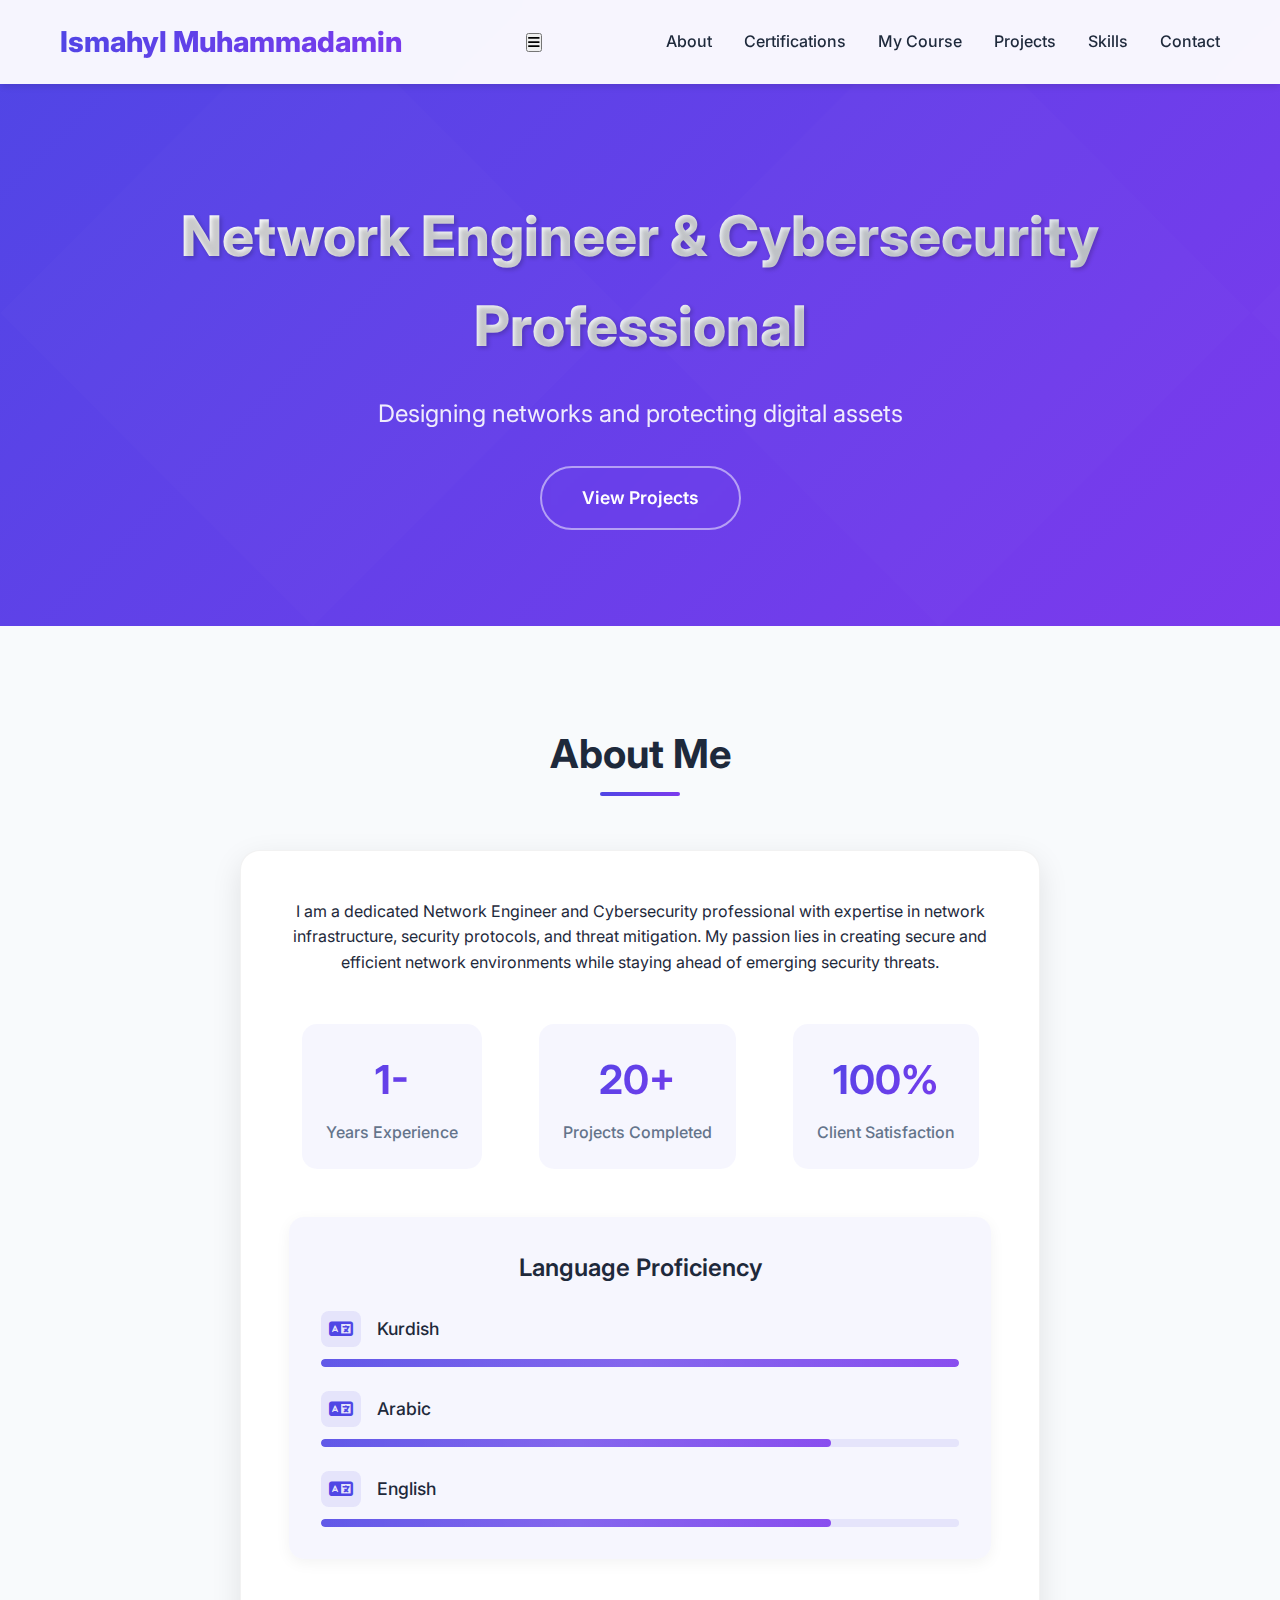
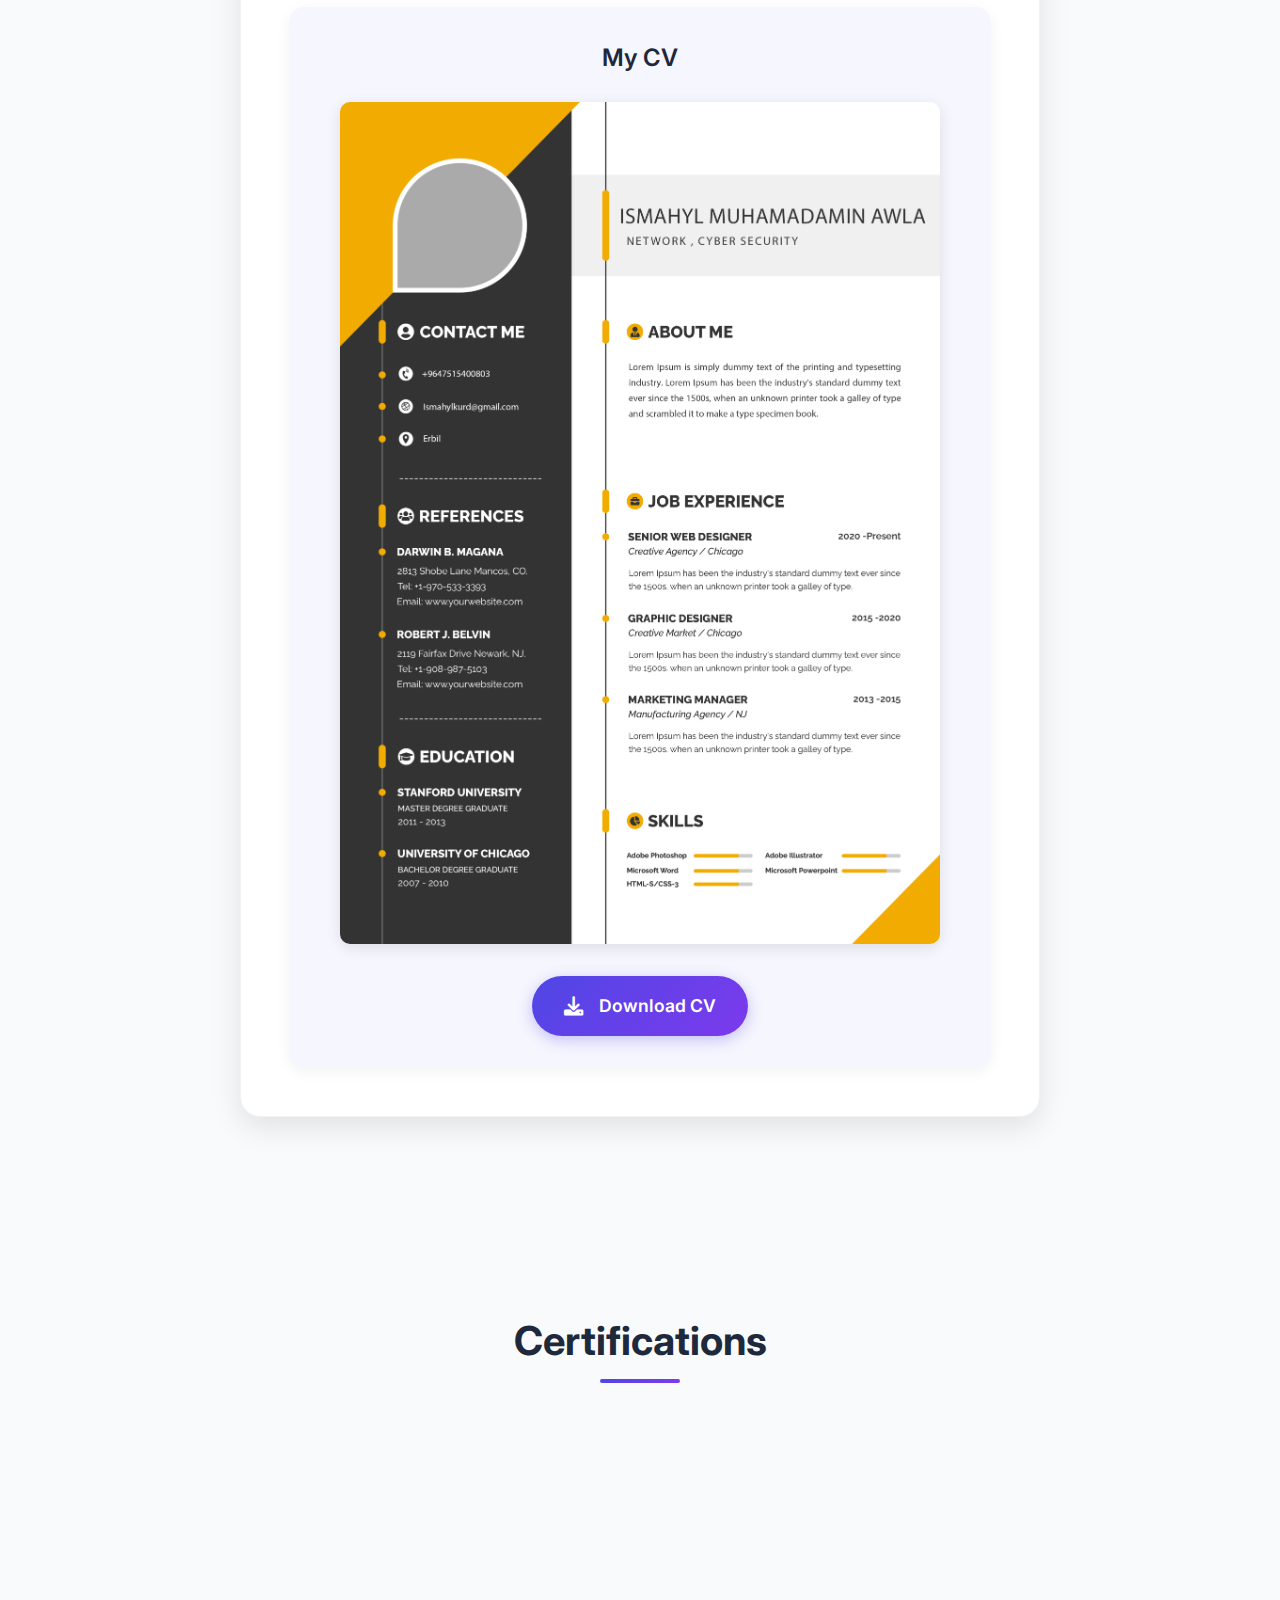
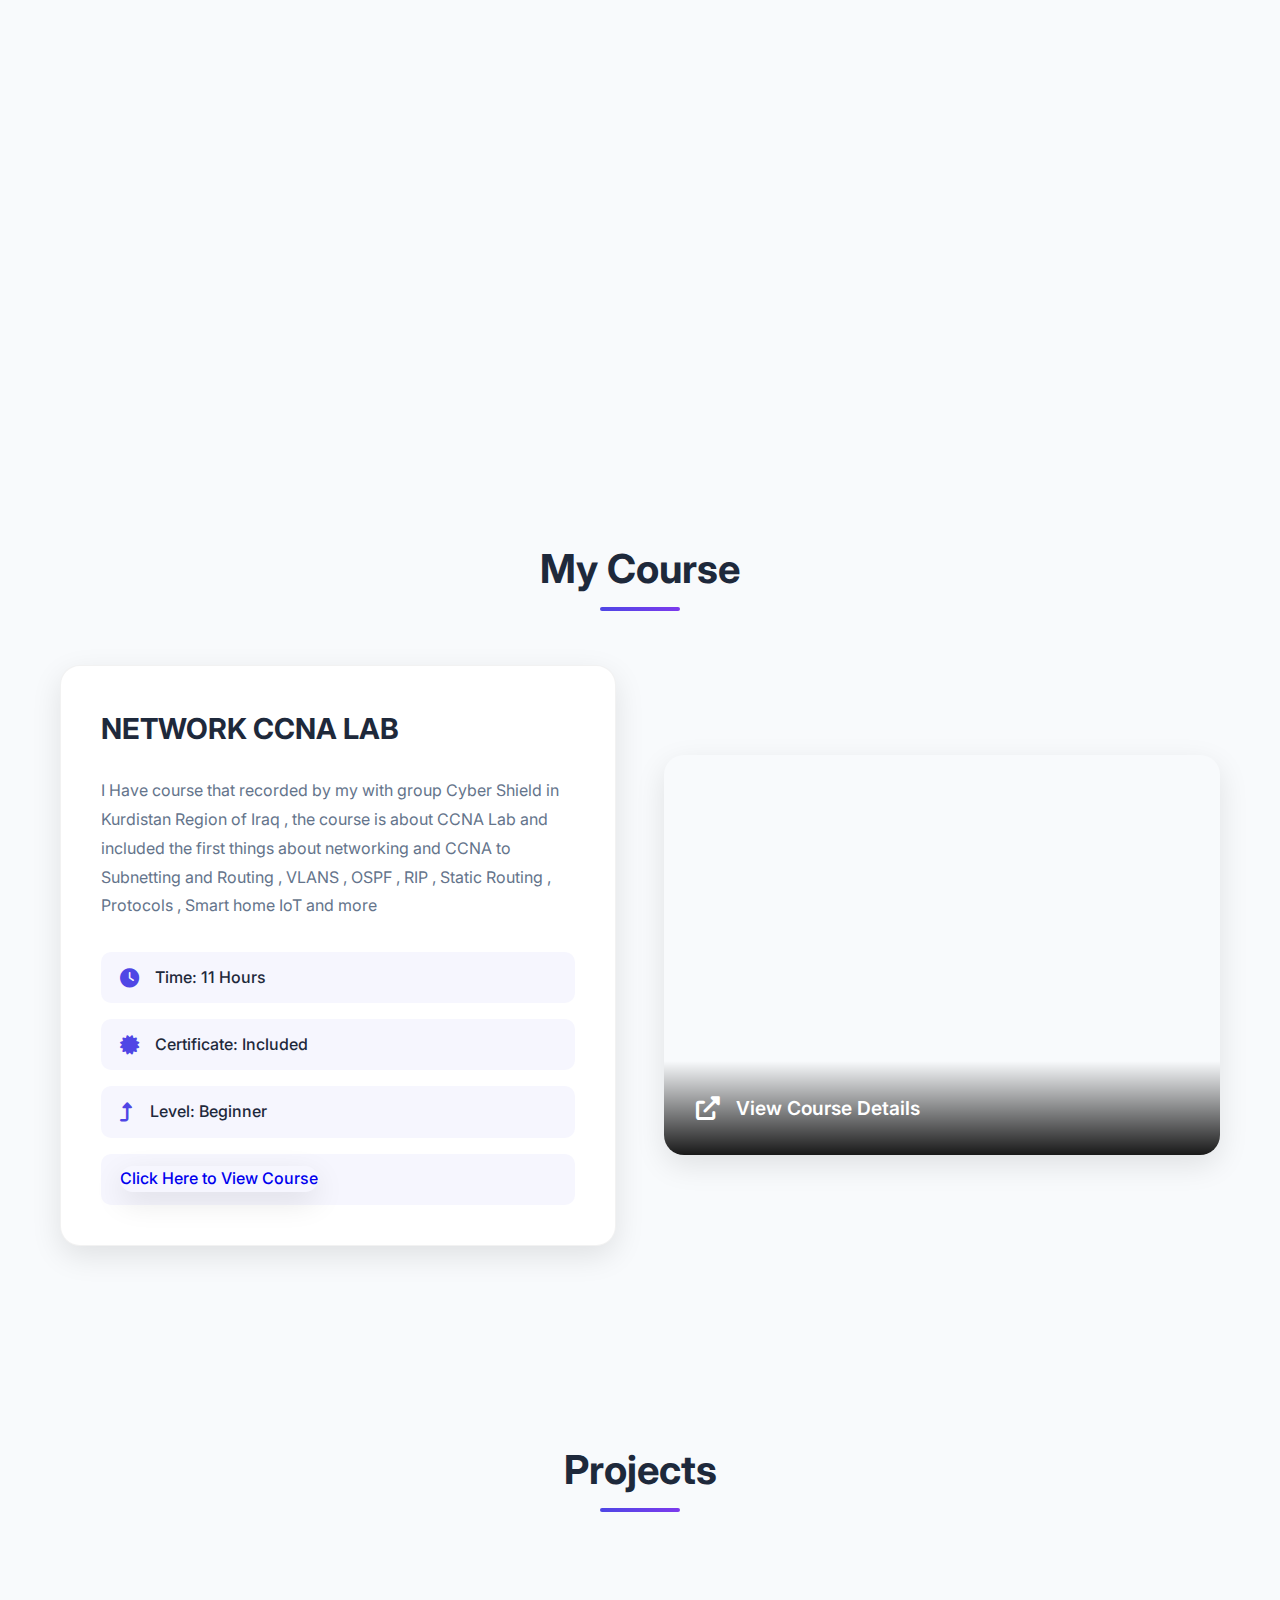
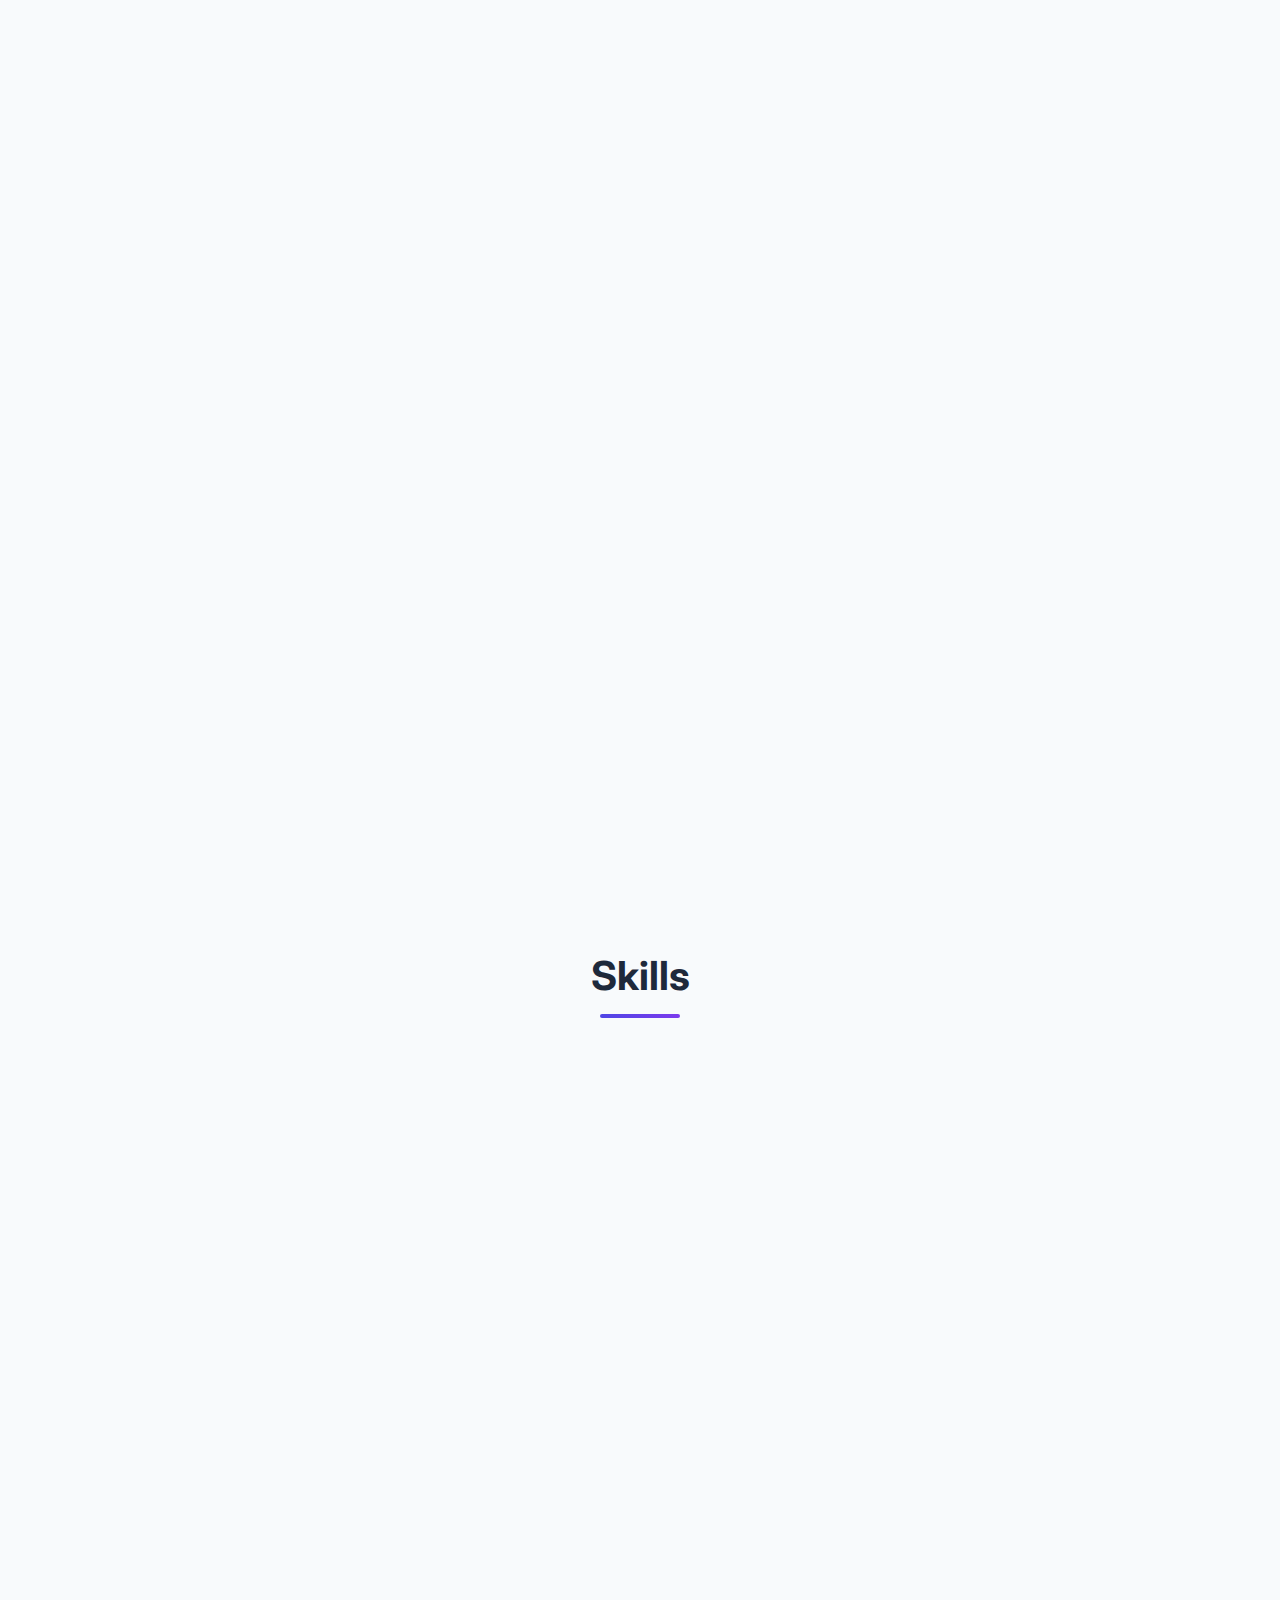
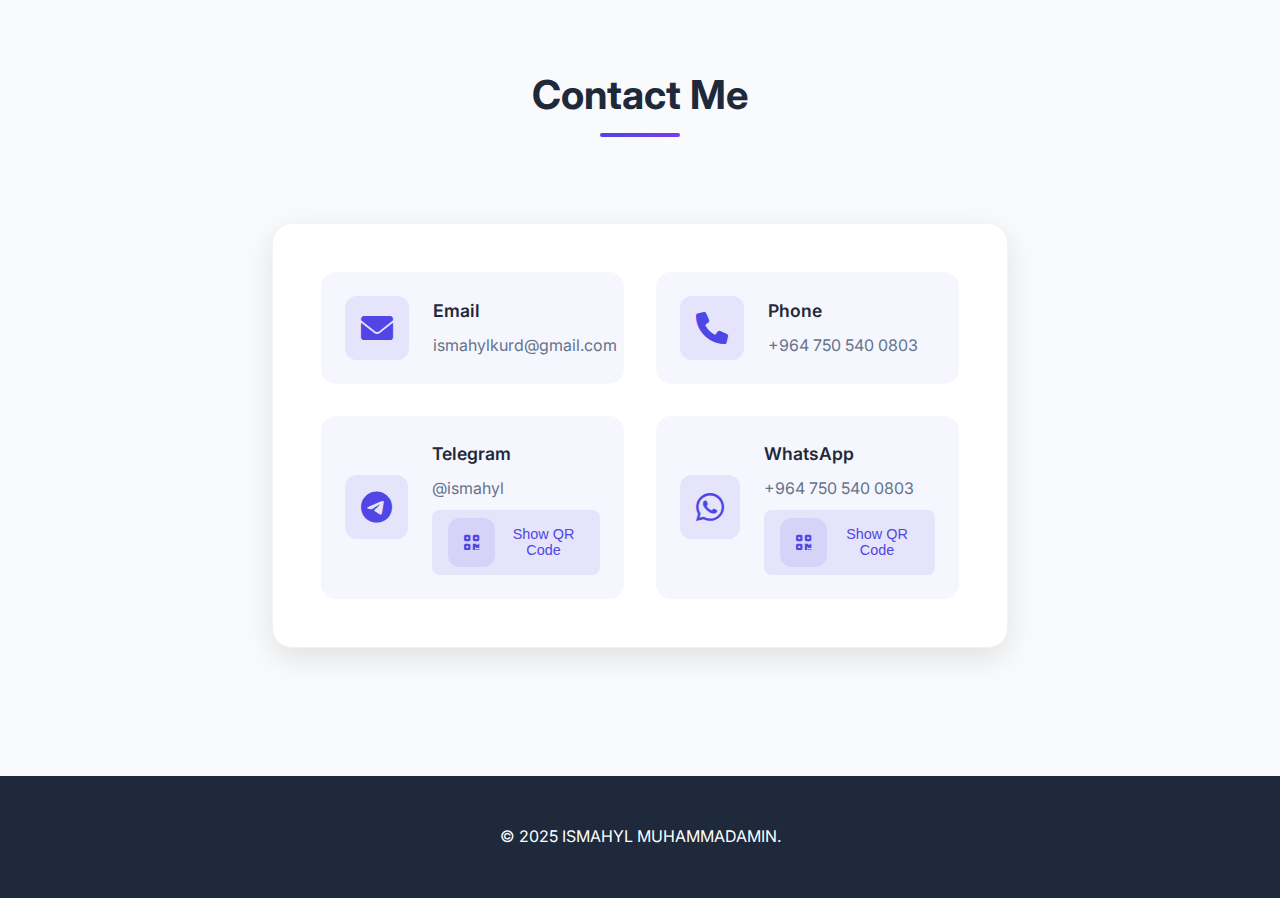
<file: index.html>
<!DOCTYPE html>
<html lang="en">
<head>
    <meta charset="UTF-8">
    <meta name="viewport" content="width=device-width, initial-scale=1.0">
    <title>Network Engineer & Cybersecurity</title>
    <link rel="stylesheet" href="styles.css">
    <link rel="stylesheet" href="https://cdnjs.cloudflare.com/ajax/libs/font-awesome/6.0.0/css/all.min.css">
    <link href="https://fonts.googleapis.com/css2?family=Inter:wght@400;500;600;700;800&display=swap" rel="stylesheet">
</head>
<body>
    <!-- Navigation -->
    <nav>
        <div class="container">
            <h1>Ismahyl Muhammadamin</h1>
            <ul>
                <li><a href="#about">About</a></li>
                <li><a href="#certifications">Certifications</a></li>
                <li><a href="#course">My Course</a></li>
                <li><a href="#projects">Projects</a></li>
                <li><a href="#skills">Skills</a></li>
                <li><a href="#contact">Contact</a></li>
            </ul>
        </div>
    </nav>

    <!-- Hero Section -->
    <section id="hero">
        <div class="container">
            <h1>Network Engineer & Cybersecurity Professional</h1>
            <p>Designing networks and protecting digital assets</p>
            <div class="hero-buttons">
                <a href="#projects" class="btn btn-secondary">View Projects</a>
            </div>
        </div>
    </section>

    <!-- About Section -->
    <section id="about">
        <div class="container">
            <h2>About Me</h2>
            <div class="about-content">
                <div class="about-text">
                    <p>I am a dedicated Network Engineer and Cybersecurity professional with expertise in network infrastructure, security protocols, and threat mitigation. My passion lies in creating secure and efficient network environments while staying ahead of emerging security threats.</p>
                    <div class="about-stats">
                        <div class="stat-item">
                            <span class="stat-number">1-</span>
                            <span class="stat-label">Years Experience</span>
                        </div>
                        <div class="stat-item">
                            <span class="stat-number">20+</span>
                            <span class="stat-label">Projects Completed</span>
                        </div>
                        <div class="stat-item">
                            <span class="stat-number">100%</span>
                            <span class="stat-label">Client Satisfaction</span>
                        </div>
                    </div>
                    <div class="language-skills">
                        <h3>Language Proficiency</h3>
                        <div class="language-grid">
                            <div class="language-item">
                                <div class="language-info">
                                    <i class="fas fa-language"></i>
                                    <span>Kurdish</span>
                                </div>
                                <div class="progress-bar">
                                    <div class="progress" style="width: 100%"></div>
                                    <span class="percentage">100%</span>
                                </div>
                            </div>
                            <div class="language-item">
                                <div class="language-info">
                                    <i class="fas fa-language"></i>
                                    <span>Arabic</span>
                                </div>
                                <div class="progress-bar">
                                    <div class="progress" style="width: 80%"></div>
                                    <span class="percentage">80%</span>
                                </div>
                            </div>
                            <div class="language-item">
                                <div class="language-info">
                                    <i class="fas fa-language"></i>
                                    <span>English</span>
                                </div>
                                <div class="progress-bar">
                                    <div class="progress" style="width: 80%"></div>
                                    <span class="percentage">80%</span>
                                </div>
                            </div>
                        </div>
                    </div>

                    <div class="cv-section">
                        <h3>My CV</h3>
                        <div class="cv-container">
                            <img src="CV.png" alt="My CV" class="cv-image">
                            <a href="CV.png" download class="download-btn">
                                <i class="fas fa-download"></i>
                                Download CV
                            </a>
                        </div>
                    </div>
                </div>
            </div>
        </div>
    </section>

    <!-- Certifications Section -->
    <section id="certifications">
        <div class="container">
            <h2>Certifications</h2>
            <div class="cert-grid">
                <div class="cert-card">
                    <i class="fas fa-graduation-cap"></i>
                    <h3>Information System Engineering</h3>
                    <p>Erbil Polytechnic University</p>
                    <span class="cert-date">Graduate</span>
                    <div class="cert-details">
                        <p>Department of Information System Engineering</p>
                    </div>
                </div>
                <div class="cert-card">
                    <i class="fas fa-briefcase"></i>
                    <h3>Fastlink Internship</h3>
                    <p>2 Months Professional Training</p>
                    <span class="cert-date">2024</span>
                    <div class="cert-details">

                    <p>Internship Certificate - Cybersecurity Department in Fastlink</p>
                    <a href="esss.pdf" class="cert-link" target="_blank">
                        <i class="fas fa-file-pdf"></i>
                        View Certificate
                    </a>
                </div>
            </div>
            <div class="cert-card">
                    <i class="fas fa-certificate"></i>
                    <h3>IEEE Institute</h3>
                    <p>Knowledge University</p>
                    <span class="cert-date">2025</span>
                    <div class="cert-details">
                        <p>Participation Certificate - Peshangay Dahenan for Engineering Projects</p>
                        <a href="cert_6.pdf" class="cert-link" target="_blank">
                            <i class="fas fa-file-pdf"></i>
                            View Certificate
                        </a>
                    </div>
                </div>
            </div>
        </div>
    </section>

    <section id="course">
        <div class="container">
            <h2>My Course</h2>
            <div class="course-content">
                <div class="course-description">
                    <h3>NETWORK CCNA LAB</h3>
                    <p>I Have course that recorded by my with group Cyber Shield in Kurdistan Region of Iraq , the course is about CCNA Lab and included the first things about networking and CCNA to Subnetting and Routing , VLANS , OSPF , RIP , Static Routing , Protocols , Smart home IoT and more</p>
                    <div class="course-details">
                        <div class="detail-item">
                            <i class="fas fa-clock"></i>
                            <span>Time: 11 Hours</span>
                        </div>
                        <div class="detail-item">
                            <i class="fas fa-certificate"></i>
                            <span>Certificate: Included</span>
                        </div>
                        <div class="detail-item">
                            <i class="fas fa-level-up-alt"></i>
                            <span>Level: Beginner</span>
                        </div>
                        <div class="detail-item">
                            <span><a href="https://www.cybershield.krd/Courses/Course/14" target="_blank" class="course-card">Click Here to View Course</a></span>
                        </div>
                    </div>
                </div>
                <div class="course-link">
                    <a href="https://www.cybershield.krd/Courses/Course/14" target="_blank" class="course-card">
                        <div class="course-image">
                            <img src="eesss.jpg" alt="CCNA Network Course" loading="lazy">
                        </div>
                        <div class="course-overlay">
                            <i class="fas fa-external-link-alt"></i>
                            <span>View Course Details</span>
                        </div>
                    </a>
                </div>
            </div>
        </div>
    </section>

    <!-- Projects Section -->
    <section id="projects">
        <div class="container">
            <h2>Projects</h2>
            <div class="project-grid">
                <div class="project-card">
                    <div class="project-icon">
                        <i class="fas fa-network-wired"></i>
                    </div>
                    <h3>Network Infrastructure Design</h3>
                    <p>Designed and implemented a secure enterprise network infrastructure</p>
                    <div class="project-tags">
                        <span>Cisco</span>
                        <span>Firewall</span>
                        <span>VPN</span>
                    </div>
                    <a href="project-network.html" class="project-link">
                        <i class="fas fa-arrow-right"></i>
                        View Project Details
                    </a>
                </div>
                <div class="project-card">
                    <div class="project-icon">
                        <i class="fas fa-broadcast-tower"></i>
                    </div>
                    <h3>Communication Network Design</h3>
                    <p>Implemented advanced routing and switching for efficient communication</p>
                    <div class="project-tags">
                        <span>Cisco</span>
                        <span>Routing</span>
                        <span>Switching</span>
                    </div>
                    <a href="project-communication.html" class="project-link">
                        <i class="fas fa-arrow-right"></i>
                        View Project Details
                    </a>
                </div>
                <div class="project-card">
                    <div class="project-icon">
                        <i class="fas fa-shield-alt"></i>
                    </div>
                    <h3>Security Assessment</h3>
                    <p>Conducted comprehensive security audits and vulnerability assessments</p>
                    <div class="project-tags">
                        <span>Security</span>
                        <span>Audit</span>
                        <span>Compliance</span>
                    </div>
                </div>
                <div class="project-card">
                    <div class="project-icon">
                        <i class="fas fa-fire"></i>
                    </div>
                    <h3>Firewall Implementation</h3>
                    <p>Deployed and configured enterprise-grade firewall solutions</p>
                    <div class="project-tags">
                        <span>Firewall</span>
                        <span>Security</span>
                        <span>Network</span>
                    </div>
                </div>
            </div>
        </div>
    </section>

    <!-- Skills Section -->
    <section id="skills">
        <div class="container">
            <h2>Skills</h2>
            <div class="skills-grid">
                <div class="skill-category">
                    <div class="skill-icon">
                        <i class="fas fa-network-wired"></i>
                    </div>
                    <h3>Networking</h3>
                    <ul>
                        <li>Network Design & Implementation</li>
                        <li>Routing & Switching</li>
                        <li>VLANS Configuration</li>
                        <li>Subnetting</li>
                    </ul>
                </div>
                <div class="skill-category">
                    <div class="skill-icon">
                        <i class="fas fa-shield-alt"></i>
                    </div>
                    <h3>Cyber Security</h3>
                    <ul>
                        <li>Bug Bounty</li>
                        <li>Ethical Hacking</li>
                        <li>Vulnerability Assessment</li>
                        <li>Secure Web Application</li>
                    </ul>
                </div>
                <div class="skill-category">
                    <div class="skill-icon">
                        <i class="fas fa-tools"></i>
                    </div>
                    <h3>Tools & Technologies</h3>
                    <ul>
                        <li>FULL Linux OS</li>
                        <li>Bug Bounty Tools</li>
                        <li>Nmap</li>
                        <li>Testing Web Application</li>
                    </ul>
                </div>
            </div>
        </div>
    </section>

    <!-- Contact Section -->
    <section id="contact">
        <div class="container">
            <h2>Contact Me</h2>
            <div class="contact-content">
                <div class="contact-info">
                    <div class="contact-item">
                        <i class="fas fa-envelope"></i>
                        <div>
                            <h4>Email</h4>
                            <p>ismahylkurd@gmail.com</p>
                        </div>
                    </div>
                    <div class="contact-item">
                        <i class="fas fa-phone"></i>
                        <div>
                            <h4>Phone</h4>
                            <p>+964 750 540 0803</p>
                        </div>
                    </div>
                    <div class="contact-item">
                        <i class="fab fa-telegram"></i>
                        <div>
                            <h4>Telegram</h4>
                            <p>@ismahyl</p>
                            <button class="qr-toggle" onclick="toggleQR('telegram')">
                                <i class="fas fa-qrcode"></i>
                                Show QR Code
                            </button>
                        </div>
                    </div>
                    <div class="contact-item">
                        <i class="fab fa-whatsapp"></i>
                        <div>
                            <h4>WhatsApp</h4>
                            <p>+964 750 540 0803</p>
                            <button class="qr-toggle" onclick="toggleQR('whatsapp')">
                                <i class="fas fa-qrcode"></i>
                                Show QR Code
                            </button>
                        </div>
                    </div>
                </div>
            </div>
        </div>
    </section>

    <!-- QR Code Modal -->
    <div class="qr-modal" id="telegram-qr">
        <div class="qr-modal-content">
            <span class="close-modal" onclick="toggleQR('telegram')">&times;</span>
            <h3>Scan to Connect on Telegram</h3>
            <div class="qr-image">
                <img src="QRt.png" alt="Telegram QR Code">
            </div>
        </div>
    </div>

    <div class="qr-modal" id="whatsapp-qr">
        <div class="qr-modal-content">
            <span class="close-modal" onclick="toggleQR('whatsapp')">&times;</span>
            <h3>Scan to Connect on WhatsApp</h3>
            <div class="qr-image">
                <img src="QRw.png" alt="WhatsApp QR Code">
            </div>
        </div>
    </div>

    <footer>
        <div class="container">
            <p>&copy; 2025 ISMAHYL MUHAMMADAMIN.</p>
        </div>
    </footer>

    <script src="script.js"></script>
</body>
</html>
</file>
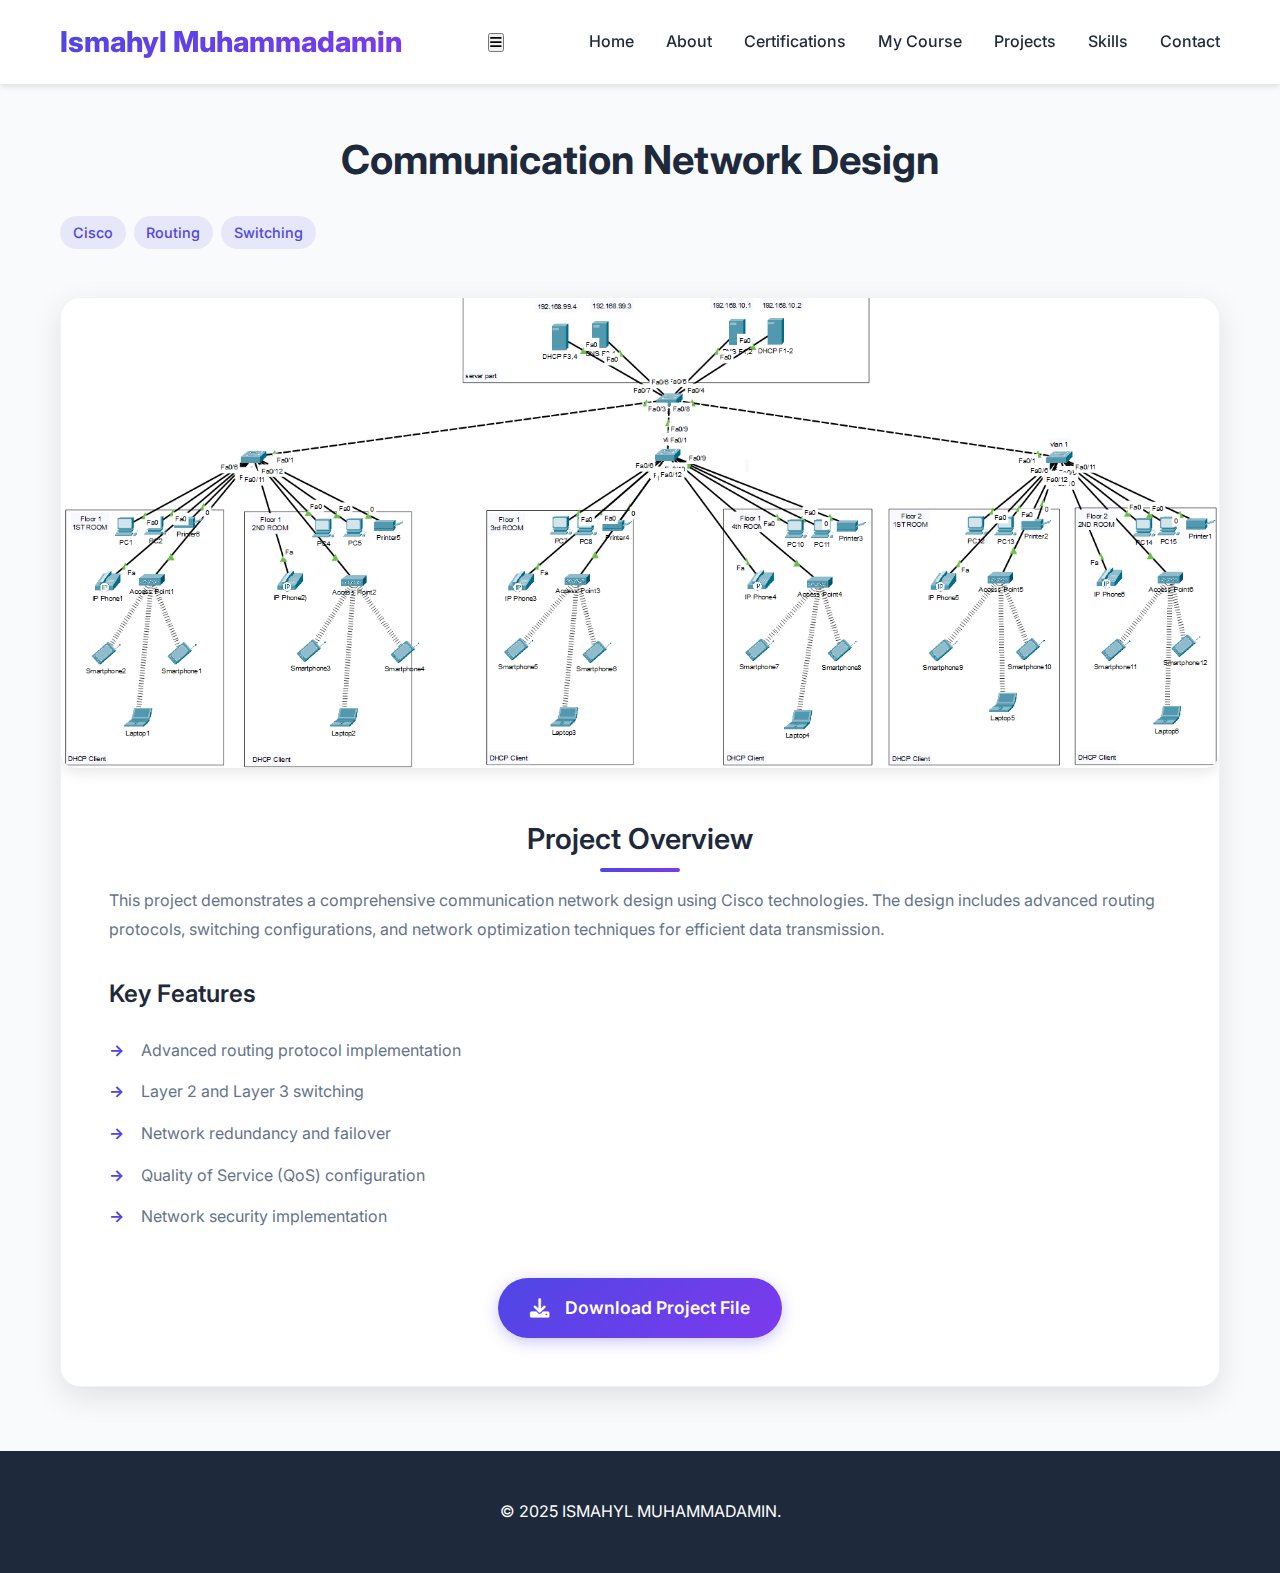
<file: project-communication.html>
<!DOCTYPE html>
<html lang="en">
<head>
    <meta charset="UTF-8">
    <meta name="viewport" content="width=device-width, initial-scale=1.0">
    <title>Communication Network Design - Project Details</title>
    <link rel="stylesheet" href="styles.css">
    <link rel="stylesheet" href="https://cdnjs.cloudflare.com/ajax/libs/font-awesome/6.0.0/css/all.min.css">
    <link href="https://fonts.googleapis.com/css2?family=Inter:wght@400;500;600;700;800&display=swap" rel="stylesheet">
</head>
<body>
    <!-- Navigation -->
    <nav>
        <div class="container">
            <h1>Ismahyl Muhammadamin</h1>
            <ul>
                <li><a href="index.html">Home</a></li>
                <li><a href="index.html#about">About</a></li>
                <li><a href="index.html#certifications">Certifications</a></li>
                <li><a href="index.html#course">My Course</a></li>
                <li><a href="index.html#projects">Projects</a></li>
                <li><a href="index.html#skills">Skills</a></li>
                <li><a href="index.html#contact">Contact</a></li>
            </ul>
        </div>
    </nav>

    <!-- Project Details Section -->
    <section id="project-details">
        <div class="container">
            <div class="project-header">
                <h1>Communication Network Design</h1>
                <div class="project-tags">
                    <span>Cisco</span>
                    <span>Routing</span>
                    <span>Switching</span>
                </div>
            </div>
            
            <div class="project-content">
                <div class="project-image">
                    <img src="com.png" alt="Communication Network Design">
                </div>
                
                <div class="project-description">
                    <h2>Project Overview</h2>
                    <p>This project demonstrates a comprehensive communication network design using Cisco technologies. The design includes advanced routing protocols, switching configurations, and network optimization techniques for efficient data transmission.</p>
                    
                    <div class="project-features">
                        <h3>Key Features</h3>
                        <ul>
                            <li>Advanced routing protocol implementation</li>
                            <li>Layer 2 and Layer 3 switching</li>
                            <li>Network redundancy and failover</li>
                            <li>Quality of Service (QoS) configuration</li>
                            <li>Network security implementation</li>
                        </ul>
                    </div>

                    <div class="download-section">
                        <a href="com.pkt" download class="download-btn">
                            <i class="fas fa-download"></i>
                            Download Project File
                        </a>
                    </div>
                </div>
            </div>
        </div>
    </section>

    <footer>
        <div class="container">
            <p>&copy; 2025 ISMAHYL MUHAMMADAMIN.</p>
        </div>
    </footer>

    <script src="script.js"></script>
</body>
</html>
</file>
<file: styles.css>
/* Reset and Base Styles */
* {
    margin: 0;
    padding: 0;
    box-sizing: border-box;
}

:root {
    --primary-color: #4f46e5;
    --secondary-color: #7c3aed;
    --accent-color: #8b5cf6;
    --text-color: #1e293b;
    --light-text: #64748b;
    --background: #f8fafc;
    --card-bg: #ffffff;
    --gradient-start: #4f46e5;
    --gradient-end: #7c3aed;
    --success-color: #10b981;
    --warning-color: #f59e0b;
    --error-color: #ef4444;
}

body {
    font-family: 'Inter', 'Segoe UI', Tahoma, Geneva, Verdana, sans-serif;
    line-height: 1.6;
    color: var(--text-color);
    background-color: var(--background);
}

.container {
    max-width: 1200px;
    margin: 0 auto;
    padding: 0 20px;
}

/* Navigation */
nav {
    background-color: rgba(255, 255, 255, 0.95);
    padding: 1.2rem 0;
    position: fixed;
    width: 100%;
    top: 0;
    z-index: 1000;
    box-shadow: 0 4px 6px -1px rgba(0, 0, 0, 0.1);
    backdrop-filter: blur(10px);
}

nav .container {
    display: flex;
    justify-content: space-between;
    align-items: center;
}

nav h1 {
    color: var(--primary-color);
    font-size: 1.8rem;
    font-weight: 800;
    background: linear-gradient(135deg, var(--primary-color), var(--secondary-color));
    -webkit-background-clip: text;
    -webkit-text-fill-color: transparent;
}

nav ul {
    display: flex;
    list-style: none;
    gap: 2rem;
}

nav ul li a {
    color: var(--text-color);
    text-decoration: none;
    font-weight: 500;
    transition: all 0.3s ease;
    position: relative;
    padding: 0.5rem 0;
}

nav ul li a:after {
    content: '';
    position: absolute;
    width: 0;
    height: 2px;
    bottom: 0;
    left: 0;
    background: linear-gradient(90deg, var(--primary-color), var(--secondary-color));
    transition: width 0.3s ease;
}

nav ul li a:hover {
    color: var(--primary-color);
}

nav ul li a:hover:after {
    width: 100%;
}

/* Hero Section */
#hero {
    background: linear-gradient(135deg, var(--gradient-start), var(--gradient-end));
    color: #fff;
    padding: 12rem 0 6rem;
    text-align: center;
    position: relative;
    overflow: hidden;
}

#hero:before {
    content: '';
    position: absolute;
    top: 0;
    left: 0;
    right: 0;
    bottom: 0;
    background: url('data:image/svg+xml,<svg xmlns="http://www.w3.org/2000/svg" viewBox="0 0 100 100"><rect width="100" height="100" fill="none"/><path d="M0 50 L50 0 L100 50 L50 100 Z" fill="rgba(255,255,255,0.1)"/></svg>') repeat;
    opacity: 0.1;
}

#hero h1 {
    font-size: 3.5rem;
    margin-bottom: 1.5rem;
    font-weight: 800;
    text-shadow: 2px 2px 4px rgba(0, 0, 0, 0.2);
    background: linear-gradient(to right, #fff, #e2e8f0);
    -webkit-background-clip: text;
    -webkit-text-fill-color: transparent;
}

#hero p {
    font-size: 1.5rem;
    opacity: 0.9;
    margin-bottom: 2rem;
}

/* Hero Buttons */
.hero-buttons {
    margin-top: 2rem;
    display: flex;
    gap: 1.5rem;
    justify-content: center;
}

.btn {
    padding: 1rem 2.5rem;
    border-radius: 50px;
    font-weight: 600;
    text-decoration: none;
    transition: all 0.3s ease;
    display: inline-flex;
    align-items: center;
    gap: 0.5rem;
    font-size: 1.1rem;
}

.btn-primary {
    background: #fff;
    color: var(--primary-color);
    box-shadow: 0 4px 6px rgba(0, 0, 0, 0.1);
}

.btn-secondary {
    background: transparent;
    color: #fff;
    border: 2px solid rgba(255, 255, 255, 0.5);
    backdrop-filter: blur(5px);
}

.btn:hover {
    transform: translateY(-3px);
    box-shadow: 0 8px 15px rgba(0, 0, 0, 0.2);
}

.btn-primary:hover {
    background: rgba(255, 255, 255, 0.9);
}

.btn-secondary:hover {
    background: rgba(255, 255, 255, 0.1);
    border-color: #fff;
}

/* Sections */
section {
    padding: 6rem 0;
}

section h2 {
    text-align: center;
    margin-bottom: 4rem;
    color: var(--text-color);
    font-size: 2.5rem;
    font-weight: 700;
    position: relative;
}

section h2:after {
    content: '';
    position: absolute;
    bottom: -10px;
    left: 50%;
    transform: translateX(-50%);
    width: 80px;
    height: 4px;
    background: linear-gradient(90deg, var(--primary-color), var(--secondary-color));
    border-radius: 2px;
}

/* About Section */
.about-content {
    max-width: 800px;
    margin: 0 auto;
    text-align: center;
    background: var(--card-bg);
    padding: 3rem;
    border-radius: 20px;
    box-shadow: 0 10px 30px rgba(0, 0, 0, 0.1);
    border: 1px solid rgba(0, 0, 0, 0.05);
}

/* About Stats */
.about-stats {
    display: flex;
    justify-content: space-around;
    margin-top: 3rem;
    flex-wrap: wrap;
    gap: 2rem;
}

.stat-item {
    text-align: center;
    padding: 1.5rem;
    background: rgba(79, 70, 229, 0.05);
    border-radius: 15px;
    transition: all 0.3s ease;
}

.stat-item:hover {
    transform: translateY(-5px);
    box-shadow: 0 5px 15px rgba(79, 70, 229, 0.1);
}

.stat-number {
    display: block;
    font-size: 2.5rem;
    font-weight: 700;
    background: linear-gradient(135deg, var(--primary-color), var(--secondary-color));
    -webkit-background-clip: text;
    -webkit-text-fill-color: transparent;
    margin-bottom: 0.5rem;
}

.stat-label {
    color: var(--light-text);
    font-size: 1rem;
    font-weight: 500;
}

/* Certification Dates */
.cert-date {
    display: block;
    margin-top: 1rem;
    color: var(--light-text);
    font-size: 0.9rem;
}

/* Certifications Section */
.cert-grid {
    display: grid;
    grid-template-columns: repeat(auto-fit, minmax(300px, 1fr));
    gap: 2.5rem;
}

.cert-card {
    background: var(--card-bg);
    padding: 2.5rem;
    border-radius: 20px;
    box-shadow: 0 10px 30px rgba(0, 0, 0, 0.1);
    text-align: center;
    transition: all 0.3s ease;
    border: 1px solid rgba(0, 0, 0, 0.05);
    position: relative;
    overflow: hidden;
    display: flex;
    flex-direction: column;
    align-items: center;
}

.cert-card:before {
    content: '';
    position: absolute;
    top: 0;
    left: 0;
    width: 100%;
    height: 5px;
    background: linear-gradient(90deg, var(--primary-color), var(--secondary-color));
}

.cert-card:hover {
    transform: translateY(-10px);
    box-shadow: 0 15px 40px rgba(0, 0, 0, 0.15);
}

.cert-card i {
    font-size: 3rem;
    margin-bottom: 1.5rem;
    background: linear-gradient(135deg, var(--primary-color), var(--secondary-color));
    -webkit-background-clip: text;
    -webkit-text-fill-color: transparent;
}

.cert-card h3 {
    color: var(--text-color);
    font-size: 1.5rem;
    margin-bottom: 1rem;
    font-weight: 600;
}

.cert-card p {
    color: var(--light-text);
    margin-bottom: 0.5rem;
}

.cert-date {
    display: inline-block;
    background: rgba(79, 70, 229, 0.1);
    color: var(--primary-color);
    padding: 0.3rem 1rem;
    border-radius: 50px;
    font-size: 0.9rem;
    font-weight: 500;
    margin: 1rem 0;
}

.cert-details {
    margin-top: 1.5rem;
    padding-top: 1.5rem;
    border-top: 1px solid rgba(0, 0, 0, 0.05);
    width: 100%;
}

.cert-details p {
    color: var(--light-text);
    font-size: 0.95rem;
    margin-bottom: 1rem;
}

.cert-link {
    display: inline-flex;
    align-items: center;
    gap: 0.5rem;
    color: var(--primary-color);
    text-decoration: none;
    font-weight: 500;
    transition: all 0.3s ease;
    padding: 0.5rem 1rem;
    border-radius: 50px;
    background: rgba(79, 70, 229, 0.1);
}

.cert-link:hover {
    background: var(--primary-color);
    color: #fff;
    transform: translateY(-2px);
}

.cert-image {
    margin-top: 1.5rem;
    width: 100%;
    max-width: 250px;
    border-radius: 10px;
    overflow: hidden;
    box-shadow: 0 5px 15px rgba(0, 0, 0, 0.1);
}

.cert-img {
    width: 100%;
    height: auto;
    display: block;
    transition: transform 0.3s ease;
}

.cert-card:hover .cert-img {
    transform: scale(1.05);
}

/* Projects Section */
.project-grid {
    display: grid;
    grid-template-columns: repeat(auto-fit, minmax(350px, 1fr));
    gap: 2.5rem;
}

.project-card {
    background: var(--card-bg);
    padding: 2.5rem;
    border-radius: 20px;
    box-shadow: 0 10px 30px rgba(0, 0, 0, 0.1);
    transition: all 0.3s ease;
    border: 1px solid rgba(0, 0, 0, 0.05);
    position: relative;
    overflow: hidden;
}

.project-card:before {
    content: '';
    position: absolute;
    top: 0;
    left: 0;
    width: 100%;
    height: 5px;
    background: linear-gradient(90deg, var(--primary-color), var(--secondary-color));
}

.project-card:hover {
    transform: translateY(-10px);
    box-shadow: 0 15px 40px rgba(0, 0, 0, 0.15);
}

.project-icon {
    font-size: 2.5rem;
    margin-bottom: 1.5rem;
    background: linear-gradient(135deg, var(--primary-color), var(--secondary-color));
    -webkit-background-clip: text;
    -webkit-text-fill-color: transparent;
}

.project-tags {
    display: flex;
    gap: 0.5rem;
    margin-top: 1.5rem;
    flex-wrap: wrap;
}

.project-tags span {
    background: rgba(79, 70, 229, 0.1);
    color: var(--primary-color);
    padding: 0.3rem 0.8rem;
    border-radius: 50px;
    font-size: 0.9rem;
    font-weight: 500;
    transition: all 0.3s ease;
}

.project-tags span:hover {
    background: var(--primary-color);
    color: #fff;
}

/* Skills Section */
.skills-grid {
    display: grid;
    grid-template-columns: repeat(auto-fit, minmax(280px, 1fr));
    gap: 2.5rem;
}

.skill-category {
    background: var(--card-bg);
    padding: 2.5rem;
    border-radius: 20px;
    box-shadow: 0 10px 30px rgba(0, 0, 0, 0.1);
    border: 1px solid rgba(0, 0, 0, 0.05);
    position: relative;
    overflow: hidden;
}

.skill-category:before {
    content: '';
    position: absolute;
    top: 0;
    left: 0;
    width: 100%;
    height: 5px;
    background: linear-gradient(90deg, var(--primary-color), var(--secondary-color));
}

.skill-icon {
    font-size: 2rem;
    margin-bottom: 1.5rem;
    background: linear-gradient(135deg, var(--primary-color), var(--secondary-color));
    -webkit-background-clip: text;
    -webkit-text-fill-color: transparent;
}

.skill-category h3 {
    color: var(--text-color);
    margin-bottom: 1.5rem;
    font-size: 1.5rem;
    font-weight: 600;
}

.skill-category ul {
    list-style: none;
}

.skill-category ul li {
    margin-bottom: 0.8rem;
    padding-left: 1.8rem;
    position: relative;
    color: var(--light-text);
    transition: all 0.3s ease;
}

.skill-category ul li:hover {
    color: var(--primary-color);
    transform: translateX(5px);
}

.skill-category ul li:before {
    content: '→';
    color: var(--primary-color);
    position: absolute;
    left: 0;
    font-weight: bold;
    transition: all 0.3s ease;
}

.skill-category ul li:hover:before {
    transform: translateX(5px);
}

/* Contact Section */
.contact-content {
    max-width: 800px;
    margin: 0 auto;
    padding: 2rem;
}

.contact-info {
    display: grid;
    grid-template-columns: repeat(auto-fit, minmax(250px, 1fr));
    gap: 2rem;
    background: var(--card-bg);
    padding: 3rem;
    border-radius: 20px;
    box-shadow: 0 10px 30px rgba(0, 0, 0, 0.1);
    border: 1px solid rgba(0, 0, 0, 0.05);
}

.contact-item {
    display: flex;
    align-items: center;
    gap: 1.5rem;
    padding: 1.5rem;
    background: rgba(79, 70, 229, 0.05);
    border-radius: 15px;
    transition: all 0.3s ease;
    position: relative;
}

.contact-item:hover {
    transform: translateY(-5px);
    background: rgba(79, 70, 229, 0.1);
    box-shadow: 0 5px 15px rgba(79, 70, 229, 0.1);
}

.contact-item i {
    font-size: 2rem;
    color: var(--primary-color);
    background: rgba(79, 70, 229, 0.1);
    padding: 1rem;
    border-radius: 12px;
    transition: all 0.3s ease;
}

.contact-item:hover i {
    transform: scale(1.1);
    background: var(--primary-color);
    color: #fff;
}

.contact-item h4 {
    color: var(--text-color);
    font-size: 1.1rem;
    margin-bottom: 0.5rem;
    font-weight: 600;
}

.contact-item p {
    color: var(--light-text);
    font-size: 1rem;
    margin: 0;
    transition: all 0.3s ease;
}

.contact-item:hover p {
    color: var(--primary-color);
}

.contact-item .qr-toggle {
    display: flex;
    align-items: center;
    gap: 0.5rem;
    background: rgba(79, 70, 229, 0.1);
    color: var(--primary-color);
    border: none;
    padding: 0.5rem 1rem;
    border-radius: 8px;
    cursor: pointer;
    font-size: 0.9rem;
    font-weight: 500;
    margin-top: 0.5rem;
    transition: all 0.3s ease;
}

.contact-item .qr-toggle:hover {
    background: rgba(79, 70, 229, 0.2);
    transform: translateY(-2px);
}

.contact-item .qr-toggle i {
    font-size: 1.1rem;
}

.contact-item .qr-code {
    margin-top: 1rem;
    width: 120px;
    height: 120px;
    border-radius: 10px;
    overflow: hidden;
    box-shadow: 0 4px 10px rgba(0, 0, 0, 0.1);
    transition: all 0.3s ease;
    opacity: 0;
    transform: translateY(10px);
    position: absolute;
    bottom: -140px;
    left: 50%;
    transform: translateX(-50%);
    z-index: 1;
    background: var(--card-bg);
    padding: 0.5rem;
    display: none;
}

.contact-item .qr-code.active {
    display: block;
    opacity: 1;
    transform: translateY(0) translateX(-50%);
}

.contact-item .qr-code img {
    width: 100%;
    height: 100%;
    object-fit: cover;
    border-radius: 8px;
}

@media (max-width: 768px) {
    .contact-info {
        grid-template-columns: 1fr;
        padding: 2rem;
    }
    
    .contact-item {
        padding: 1.2rem;
    }

    .contact-item .qr-code {
        position: static;
        transform: none;
        margin: 1rem auto 0;
        opacity: 1;
    }
    
    .contact-item .qr-code.active {
        transform: none;
    }
}

.social-links {
    display: flex;
    gap: 1.5rem;
    margin-top: 2rem;
}

.social-link {
    display: inline-flex;
    align-items: center;
    justify-content: center;
    width: 45px;
    height: 45px;
    border-radius: 50%;
    background: rgba(79, 70, 229, 0.1);
    color: var(--primary-color);
    transition: all 0.3s ease;
    font-size: 1.2rem;
}

.social-link:hover {
    background: linear-gradient(135deg, var(--primary-color), var(--secondary-color));
    color: #fff;
    transform: translateY(-3px);
    box-shadow: 0 5px 15px rgba(79, 70, 229, 0.3);
}

/* Footer */
footer {
    background: var(--text-color);
    color: #fff;
    padding: 3rem 0;
    text-align: center;
}

/* Responsive Design */
@media (max-width: 768px) {
    nav .container {
        flex-direction: column;
    }

    nav ul {
        margin-top: 1.5rem;
        flex-wrap: wrap;
        justify-content: center;
    }

    nav ul li {
        margin: 0.5rem 1rem;
    }

    .contact-content {
        grid-template-columns: 1fr;
    }

    #hero h1 {
        font-size: 2.5rem;
    }

    .hero-buttons {
        flex-direction: column;
        align-items: center;
    }

    .btn {
        width: 100%;
        max-width: 300px;
        justify-content: center;
    }

    .about-stats {
        flex-direction: column;
        align-items: center;
    }

    .stat-item {
        width: 100%;
        max-width: 200px;
    }
}

/* Animations */
@keyframes fadeIn {
    from {
        opacity: 0;
        transform: translateY(20px);
    }
    to {
        opacity: 1;
        transform: translateY(0);
    }
}

.cert-card, .project-card, .skill-category {
    animation: fadeIn 0.6s ease-out forwards;
}

/* Custom Scrollbar */
::-webkit-scrollbar {
    width: 10px;
}

::-webkit-scrollbar-track {
    background: var(--background);
}

::-webkit-scrollbar-thumb {
    background: linear-gradient(135deg, var(--primary-color), var(--secondary-color));
    border-radius: 5px;
}

::-webkit-scrollbar-thumb:hover {
    background: var(--secondary-color);
}

/* Course Section */
.course-content {
    display: grid;
    grid-template-columns: 1fr 1fr;
    gap: 3rem;
    align-items: center;
}

.course-description {
    background: var(--card-bg);
    padding: 2.5rem;
    border-radius: 20px;
    box-shadow: 0 10px 30px rgba(0, 0, 0, 0.1);
    border: 1px solid rgba(0, 0, 0, 0.05);
}

.course-description h3 {
    color: var(--text-color);
    font-size: 1.8rem;
    margin-bottom: 1.5rem;
    font-weight: 700;
}

.course-description p {
    color: var(--light-text);
    line-height: 1.8;
    margin-bottom: 2rem;
}

.course-details {
    display: flex;
    flex-direction: column;
    gap: 1rem;
}

.detail-item {
    display: flex;
    align-items: center;
    gap: 1rem;
    padding: 0.8rem 1.2rem;
    background: rgba(79, 70, 229, 0.05);
    border-radius: 10px;
    transition: all 0.3s ease;
}

.detail-item:hover {
    transform: translateX(5px);
    background: rgba(79, 70, 229, 0.1);
}

.detail-item i {
    color: var(--primary-color);
    font-size: 1.2rem;
}

.detail-item span {
    color: var(--text-color);
    font-weight: 500;
}

.course-link {
    position: relative;
    height: 400px;
    width: 100%;
}

.course-card {
    display: block;
    height: 100%;
    text-decoration: none;
    position: relative;
    border-radius: 20px;
    overflow: hidden;
    box-shadow: 0 10px 30px rgba(0, 0, 0, 0.1);
    transition: all 0.3s ease;
}

.course-card:hover {
    transform: translateY(-5px);
    box-shadow: 0 15px 40px rgba(0, 0, 0, 0.15);
}

.course-image {
    width: 100%;
    height: 100%;
    overflow: hidden;
    position: relative;
}

.course-image img {
    width: 100%;
    height: 100%;
    object-fit: cover;
    transition: transform 0.5s ease;
    display: block;
}

.course-card:hover .course-image img {
    transform: scale(1.1);
}

.course-overlay {
    position: absolute;
    bottom: 0;
    left: 0;
    right: 0;
    padding: 2rem;
    background: linear-gradient(to top, rgba(0, 0, 0, 0.9), transparent);
    color: #fff;
    display: flex;
    align-items: center;
    gap: 1rem;
    transition: all 0.3s ease;
}

.course-overlay i {
    font-size: 1.5rem;
    color: #fff;
}

.course-overlay span {
    font-weight: 600;
    font-size: 1.2rem;
}

.course-card:hover .course-overlay {
    background: linear-gradient(to top, rgba(79, 70, 229, 0.95), transparent);
    padding: 2.2rem;
}

@media (max-width: 768px) {
    .course-content {
        grid-template-columns: 1fr;
    }
    
    .course-link {
        height: 300px;
    }
}

/* QR Code Modal */
.qr-modal {
    display: none;
    position: fixed;
    top: 0;
    left: 0;
    width: 100%;
    height: 100%;
    background: rgba(0, 0, 0, 0.8);
    z-index: 1000;
    align-items: center;
    justify-content: center;
}

.qr-modal.active {
    display: flex;
}

.qr-modal-content {
    background: var(--card-bg);
    padding: 2rem;
    border-radius: 20px;
    text-align: center;
    position: relative;
    max-width: 400px;
    width: 90%;
    box-shadow: 0 10px 30px rgba(0, 0, 0, 0.2);
}

.close-modal {
    position: absolute;
    top: 1rem;
    right: 1rem;
    font-size: 2rem;
    color: var(--text-color);
    cursor: pointer;
    transition: all 0.3s ease;
}

.close-modal:hover {
    color: var(--primary-color);
    transform: scale(1.1);
}

.qr-modal-content h3 {
    color: var(--text-color);
    margin-bottom: 1.5rem;
    font-size: 1.5rem;
}

.qr-image {
    width: 100%;
    max-width: 300px;
    margin: 0 auto;
    padding: 1rem;
    background: #fff;
    border-radius: 10px;
    box-shadow: 0 4px 10px rgba(0, 0, 0, 0.1);
}

.qr-image img {
    width: 100%;
    height: auto;
    display: block;
}

@media (max-width: 768px) {
    .qr-modal-content {
        padding: 1.5rem;
    }
    
    .qr-image {
        max-width: 250px;
    }
}

/* Language Skills */
.language-skills {
    margin-top: 3rem;
    padding: 2rem;
    background: rgba(79, 70, 229, 0.05);
    border-radius: 15px;
    box-shadow: 0 4px 15px rgba(0, 0, 0, 0.05);
}

.language-skills h3 {
    color: var(--text-color);
    font-size: 1.5rem;
    margin-bottom: 1.5rem;
    text-align: center;
    font-weight: 600;
}

.language-grid {
    display: flex;
    flex-direction: column;
    gap: 1.5rem;
}

.language-item {
    display: flex;
    flex-direction: column;
    gap: 0.8rem;
}

.language-info {
    display: flex;
    align-items: center;
    gap: 1rem;
}

.language-info i {
    font-size: 1.2rem;
    color: var(--primary-color);
    background: rgba(79, 70, 229, 0.1);
    padding: 0.5rem;
    border-radius: 8px;
}

.language-info span {
    color: var(--text-color);
    font-weight: 500;
    font-size: 1.1rem;
}

.progress-bar {
    width: 100%;
    height: 8px;
    background: rgba(79, 70, 229, 0.1);
    border-radius: 4px;
    position: relative;
    overflow: hidden;
}

.progress {
    height: 100%;
    background: linear-gradient(90deg, var(--primary-color), var(--secondary-color));
    border-radius: 4px;
    transition: width 1s ease-in-out;
    position: relative;
}

.progress::after {
    content: '';
    position: absolute;
    top: 0;
    left: 0;
    right: 0;
    bottom: 0;
    background: linear-gradient(90deg, 
        rgba(255, 255, 255, 0.1) 0%, 
        rgba(255, 255, 255, 0.2) 50%, 
        rgba(255, 255, 255, 0.1) 100%);
    animation: shimmer 2s infinite;
}

.percentage {
    position: absolute;
    right: 0;
    top: -25px;
    color: var(--primary-color);
    font-weight: 600;
    font-size: 0.9rem;
}

@keyframes shimmer {
    0% {
        transform: translateX(-100%);
    }
    100% {
        transform: translateX(100%);
    }
}

@media (max-width: 768px) {
    .language-skills {
        padding: 1.5rem;
    }
    
    .language-info span {
        font-size: 1rem;
    }
}

/* Project Details Page */
#project-details {
    padding: 8rem 0 4rem;
}

.project-header {
    text-align: center;
    margin-bottom: 3rem;
}

.project-header h1 {
    font-size: 2.5rem;
    color: var(--text-color);
    margin-bottom: 1.5rem;
    font-weight: 700;
}

.project-content {
    background: var(--card-bg);
    border-radius: 20px;
    box-shadow: 0 10px 30px rgba(0, 0, 0, 0.1);
    overflow: hidden;
    border: 1px solid rgba(0, 0, 0, 0.05);
}

.project-image {
    width: 100%;
    max-height: 500px;
    overflow: hidden;
}

.project-image img {
    width: 100%;
    height: 100%;
    object-fit: cover;
    display: block;
}

.project-description {
    padding: 3rem;
}

.project-description h2 {
    color: var(--text-color);
    font-size: 1.8rem;
    margin-bottom: 1.5rem;
    font-weight: 600;
}

.project-description p {
    color: var(--light-text);
    line-height: 1.8;
    margin-bottom: 2rem;
}

.project-features {
    margin-bottom: 3rem;
}

.project-features h3 {
    color: var(--text-color);
    font-size: 1.5rem;
    margin-bottom: 1.5rem;
    font-weight: 600;
}

.project-features ul {
    list-style: none;
    padding-left: 0;
}

.project-features ul li {
    color: var(--light-text);
    margin-bottom: 1rem;
    padding-left: 2rem;
    position: relative;
    line-height: 1.6;
}

.project-features ul li:before {
    content: '→';
    color: var(--primary-color);
    position: absolute;
    left: 0;
    font-weight: bold;
}

.download-section {
    text-align: center;
    margin-top: 2rem;
}

.download-btn {
    display: inline-flex;
    align-items: center;
    gap: 1rem;
    background: linear-gradient(135deg, var(--primary-color), var(--secondary-color));
    color: #fff;
    padding: 1rem 2rem;
    border-radius: 50px;
    text-decoration: none;
    font-weight: 600;
    font-size: 1.1rem;
    transition: all 0.3s ease;
    box-shadow: 0 4px 15px rgba(79, 70, 229, 0.3);
}

.download-btn:hover {
    transform: translateY(-3px);
    box-shadow: 0 8px 25px rgba(79, 70, 229, 0.4);
}

.download-btn i {
    font-size: 1.2rem;
}

@media (max-width: 768px) {
    .project-description {
        padding: 2rem;
    }
    
    .project-header h1 {
        font-size: 2rem;
    }
    
    .download-btn {
        width: 100%;
        justify-content: center;
    }
}

.project-link {
    display: inline-flex;
    align-items: center;
    gap: 0.5rem;
    color: var(--primary-color);
    text-decoration: none;
    font-weight: 500;
    margin-top: 1.5rem;
    padding: 0.8rem 1.5rem;
    background: rgba(79, 70, 229, 0.1);
    border-radius: 8px;
    transition: all 0.3s ease;
}

.project-link:hover {
    background: var(--primary-color);
    color: #fff;
    transform: translateY(-2px);
}

.project-link i {
    font-size: 1.1rem;
    transition: transform 0.3s ease;
}

.project-link:hover i {
    transform: translateX(5px);
}

.project-images {
    display: flex;
    flex-direction: column;
    gap: 2rem;
    padding: 2rem;
    background: var(--card-bg);
    border-radius: 20px;
    margin-bottom: 2rem;
}

.project-image {
    width: 100%;
    max-height: 500px;
    overflow: hidden;
    border-radius: 15px;
    box-shadow: 0 4px 15px rgba(0, 0, 0, 0.1);
    transition: all 0.3s ease;
}

.project-image:hover {
    transform: translateY(-5px);
    box-shadow: 0 8px 25px rgba(0, 0, 0, 0.15);
}

.project-image img {
    width: 100%;
    height: 100%;
    object-fit: cover;
    display: block;
    transition: transform 0.3s ease;
}

.project-image:hover img {
    transform: scale(1.02);
}

@media (max-width: 768px) {
    .project-images {
        padding: 1rem;
        gap: 1.5rem;
    }
}

/* CV Section */
.cv-section {
    margin-top: 3rem;
    padding: 2rem;
    background: rgba(79, 70, 229, 0.05);
    border-radius: 15px;
    box-shadow: 0 4px 15px rgba(0, 0, 0, 0.05);
}

.cv-section h3 {
    color: var(--text-color);
    font-size: 1.5rem;
    margin-bottom: 1.5rem;
    text-align: center;
    font-weight: 600;
}

.cv-container {
    display: flex;
    flex-direction: column;
    align-items: center;
    gap: 2rem;
}

.cv-image {
    width: 100%;
    max-width: 600px;
    border-radius: 10px;
    box-shadow: 0 4px 15px rgba(0, 0, 0, 0.1);
    transition: all 0.3s ease;
}

.cv-image:hover {
    transform: translateY(-5px);
    box-shadow: 0 8px 25px rgba(0, 0, 0, 0.15);
}

.cv-section .download-btn {
    display: inline-flex;
    align-items: center;
    gap: 1rem;
    background: linear-gradient(135deg, var(--primary-color), var(--secondary-color));
    color: #fff;
    padding: 1rem 2rem;
    border-radius: 50px;
    text-decoration: none;
    font-weight: 600;
    font-size: 1.1rem;
    transition: all 0.3s ease;
    box-shadow: 0 4px 15px rgba(79, 70, 229, 0.3);
}

.cv-section .download-btn:hover {
    transform: translateY(-3px);
    box-shadow: 0 8px 25px rgba(79, 70, 229, 0.4);
}

.cv-section .download-btn i {
    font-size: 1.2rem;
}

@media (max-width: 768px) {
    .cv-section {
        padding: 1.5rem;
    }
    
    .cv-image {
        max-width: 100%;
    }
    
    .cv-section .download-btn {
        width: 100%;
        justify-content: center;
    }
}
</file>
